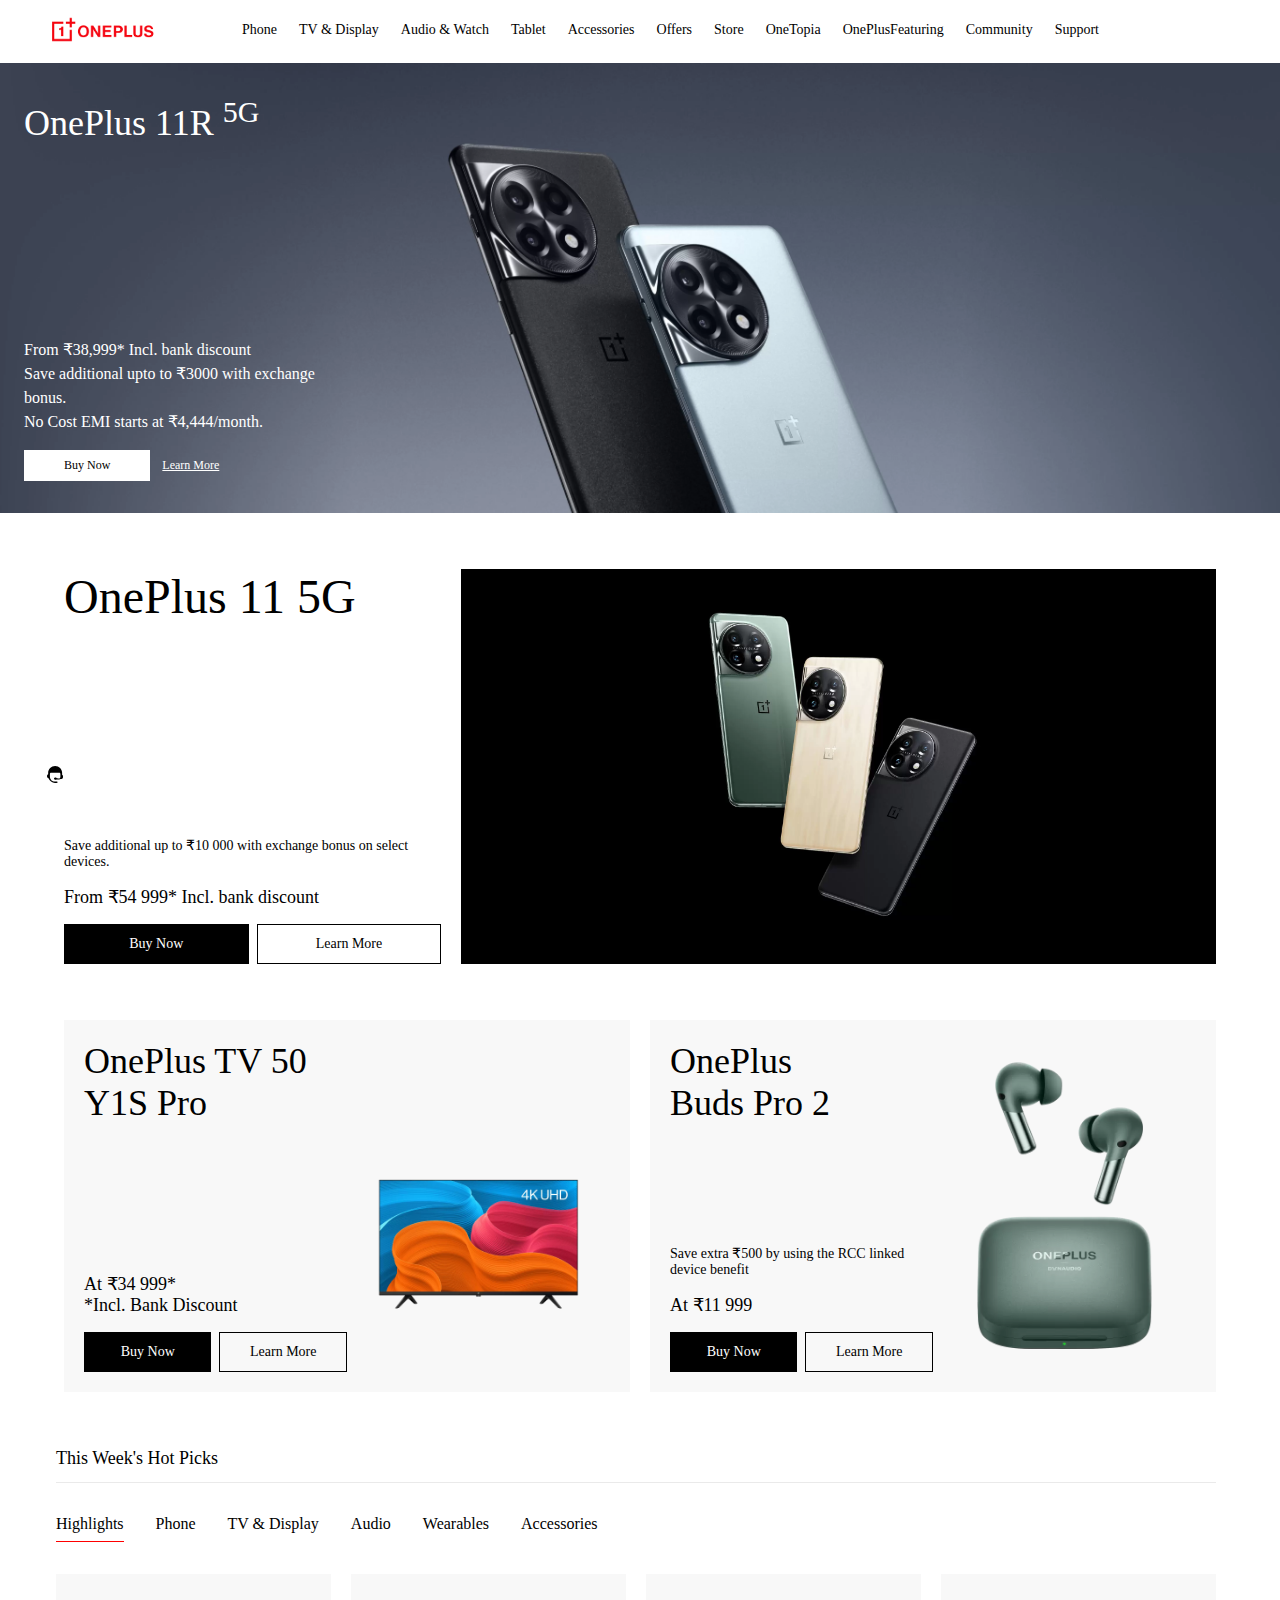
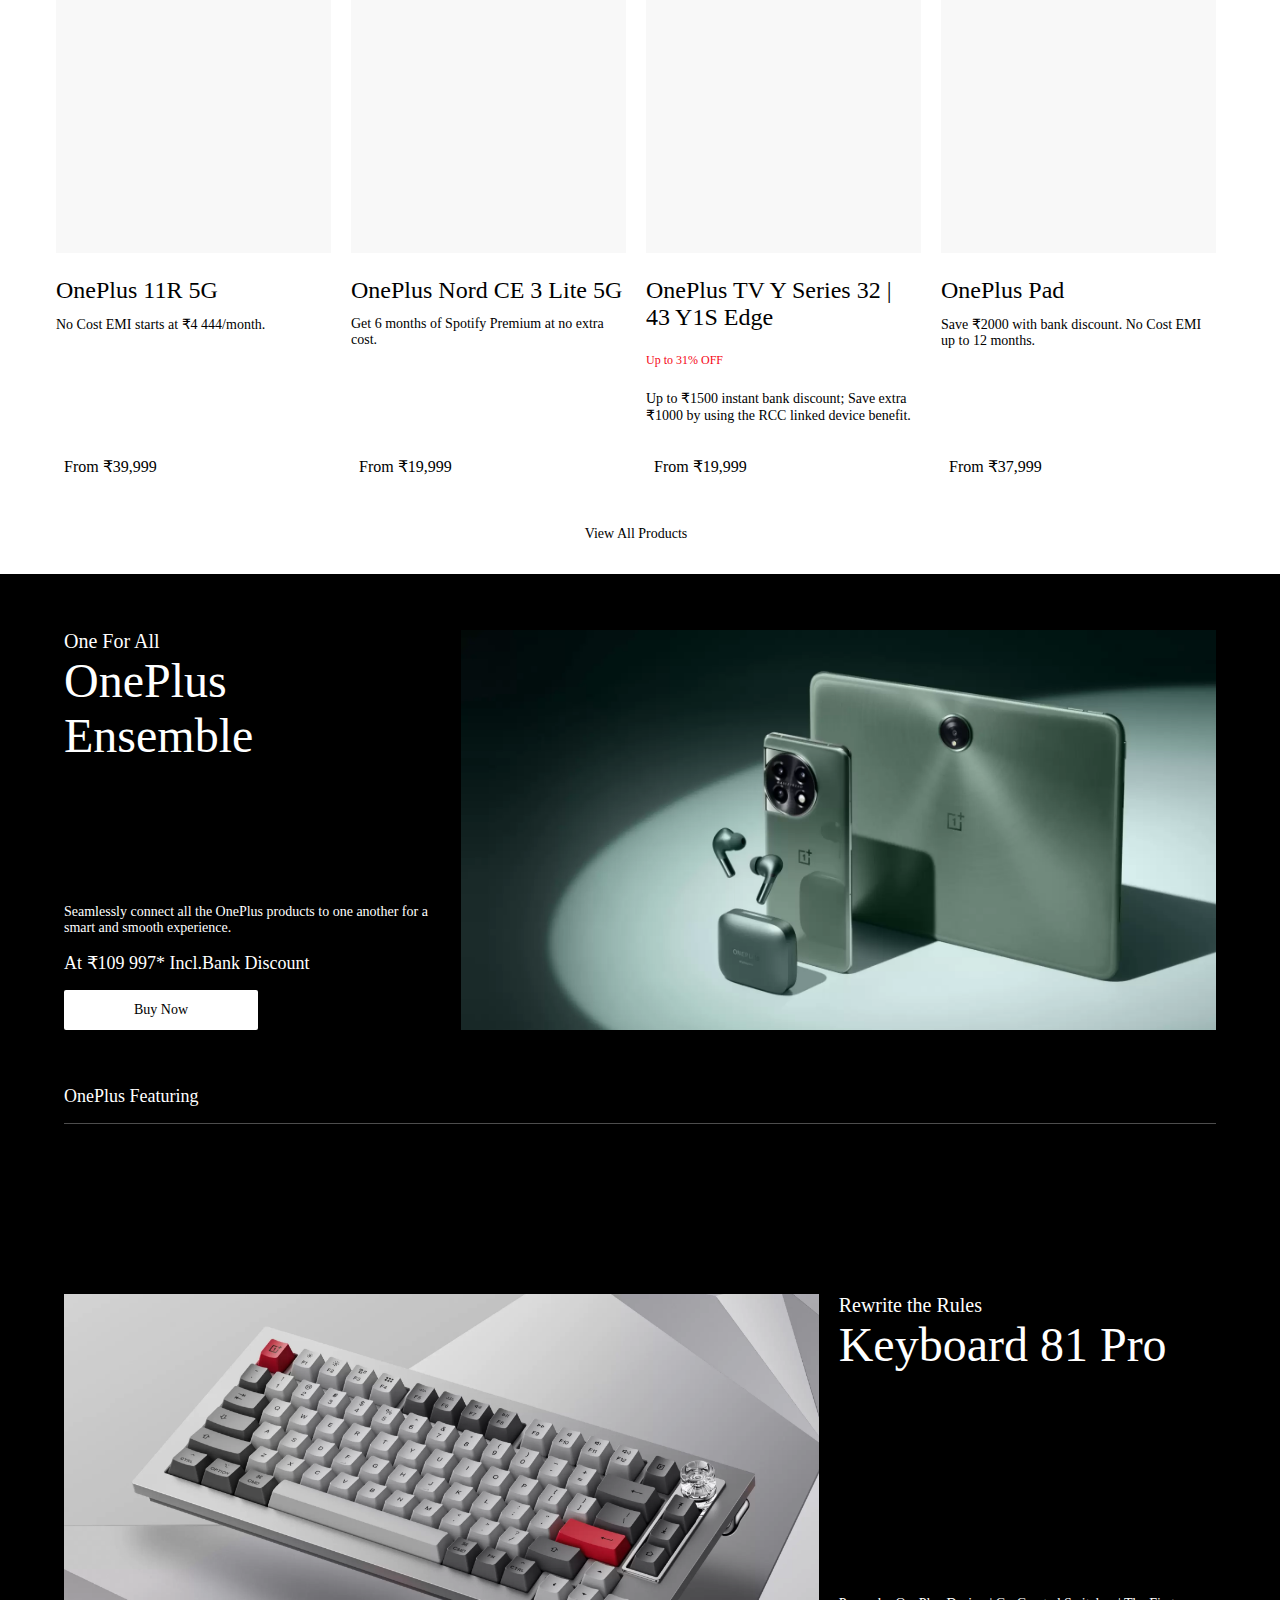
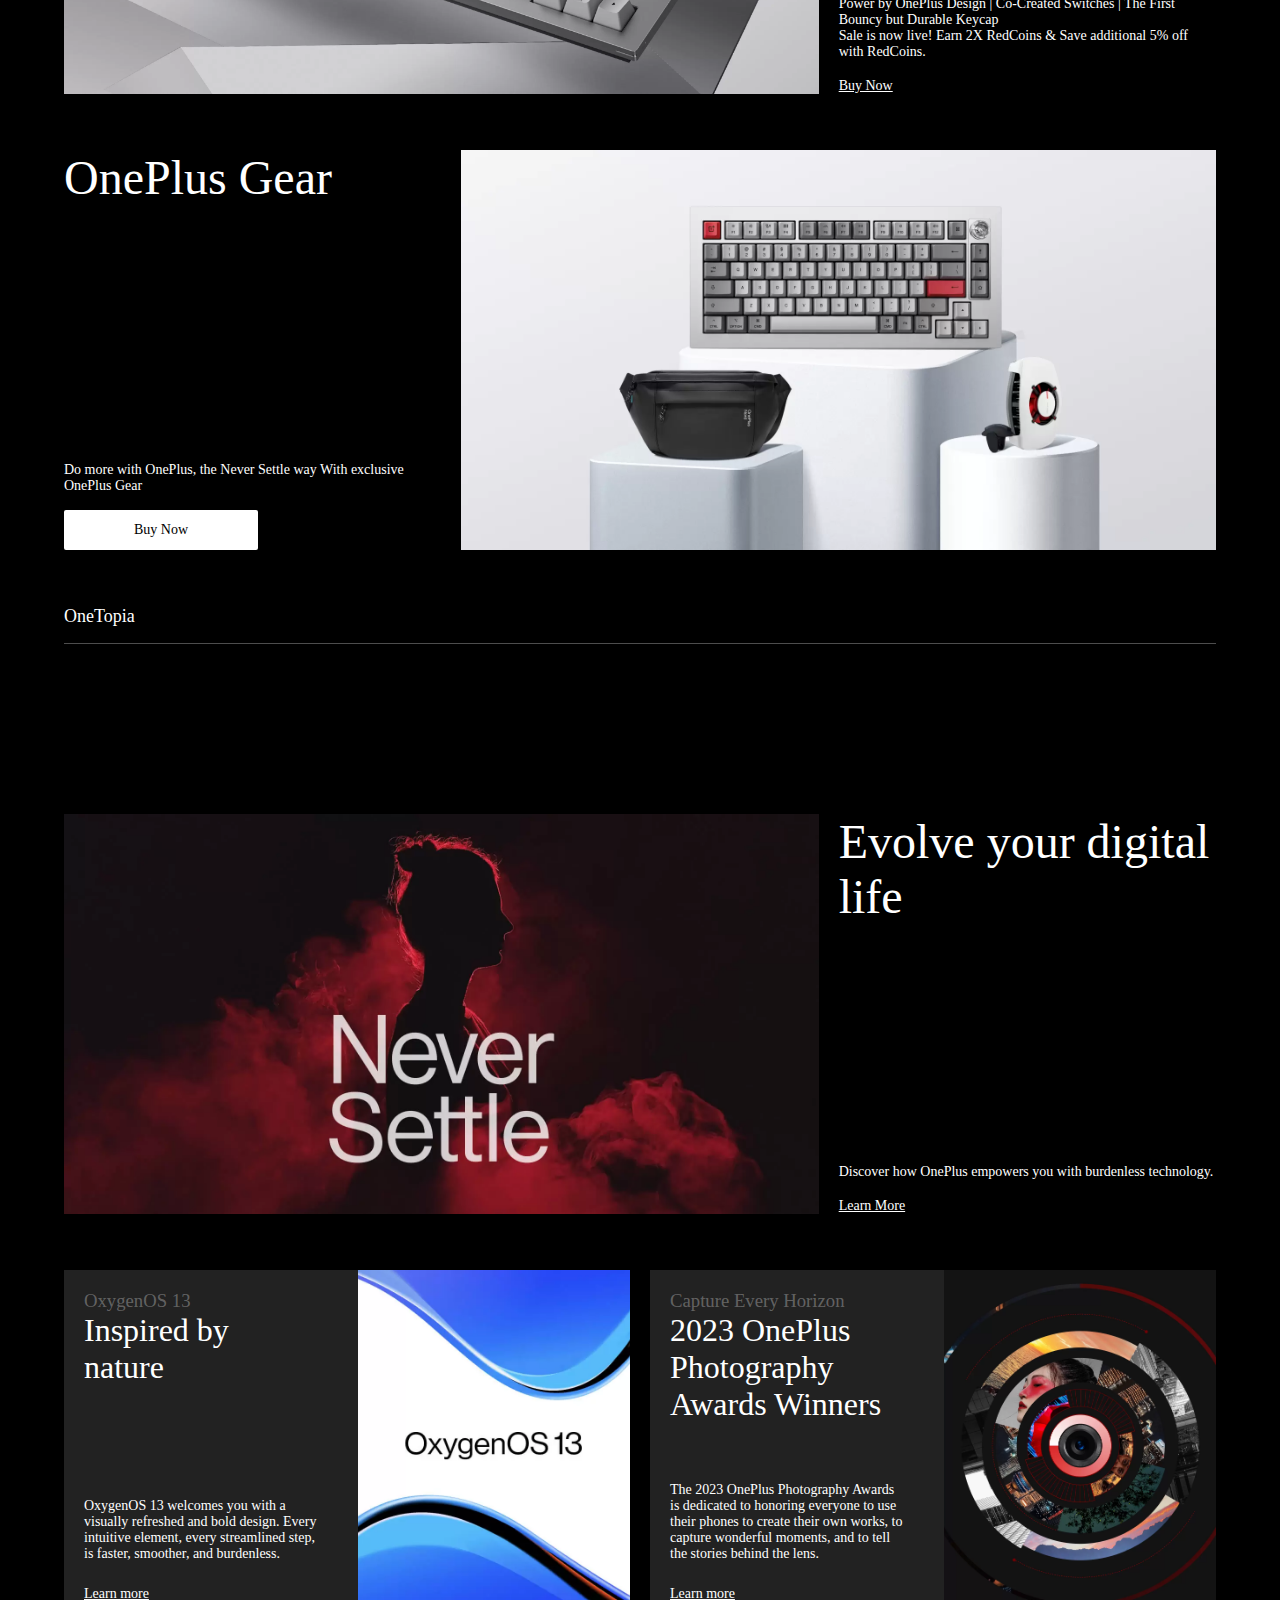
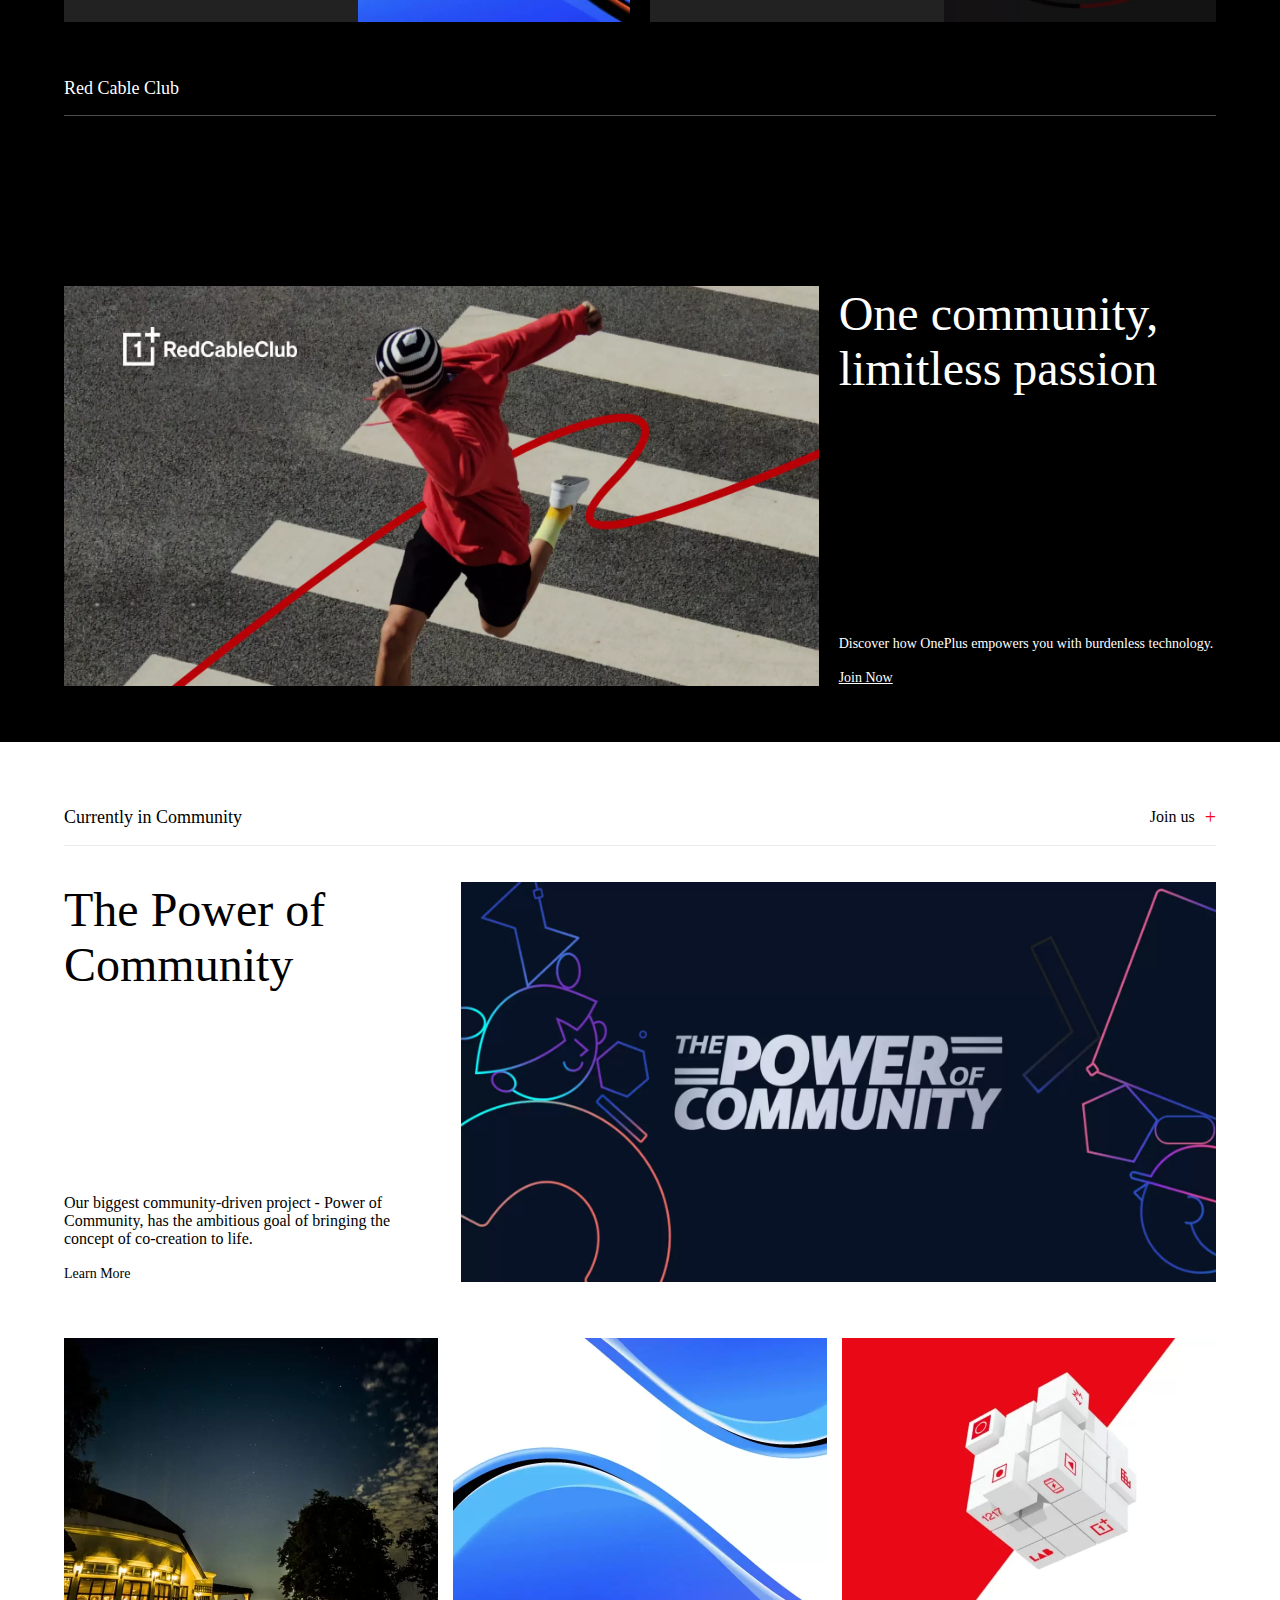
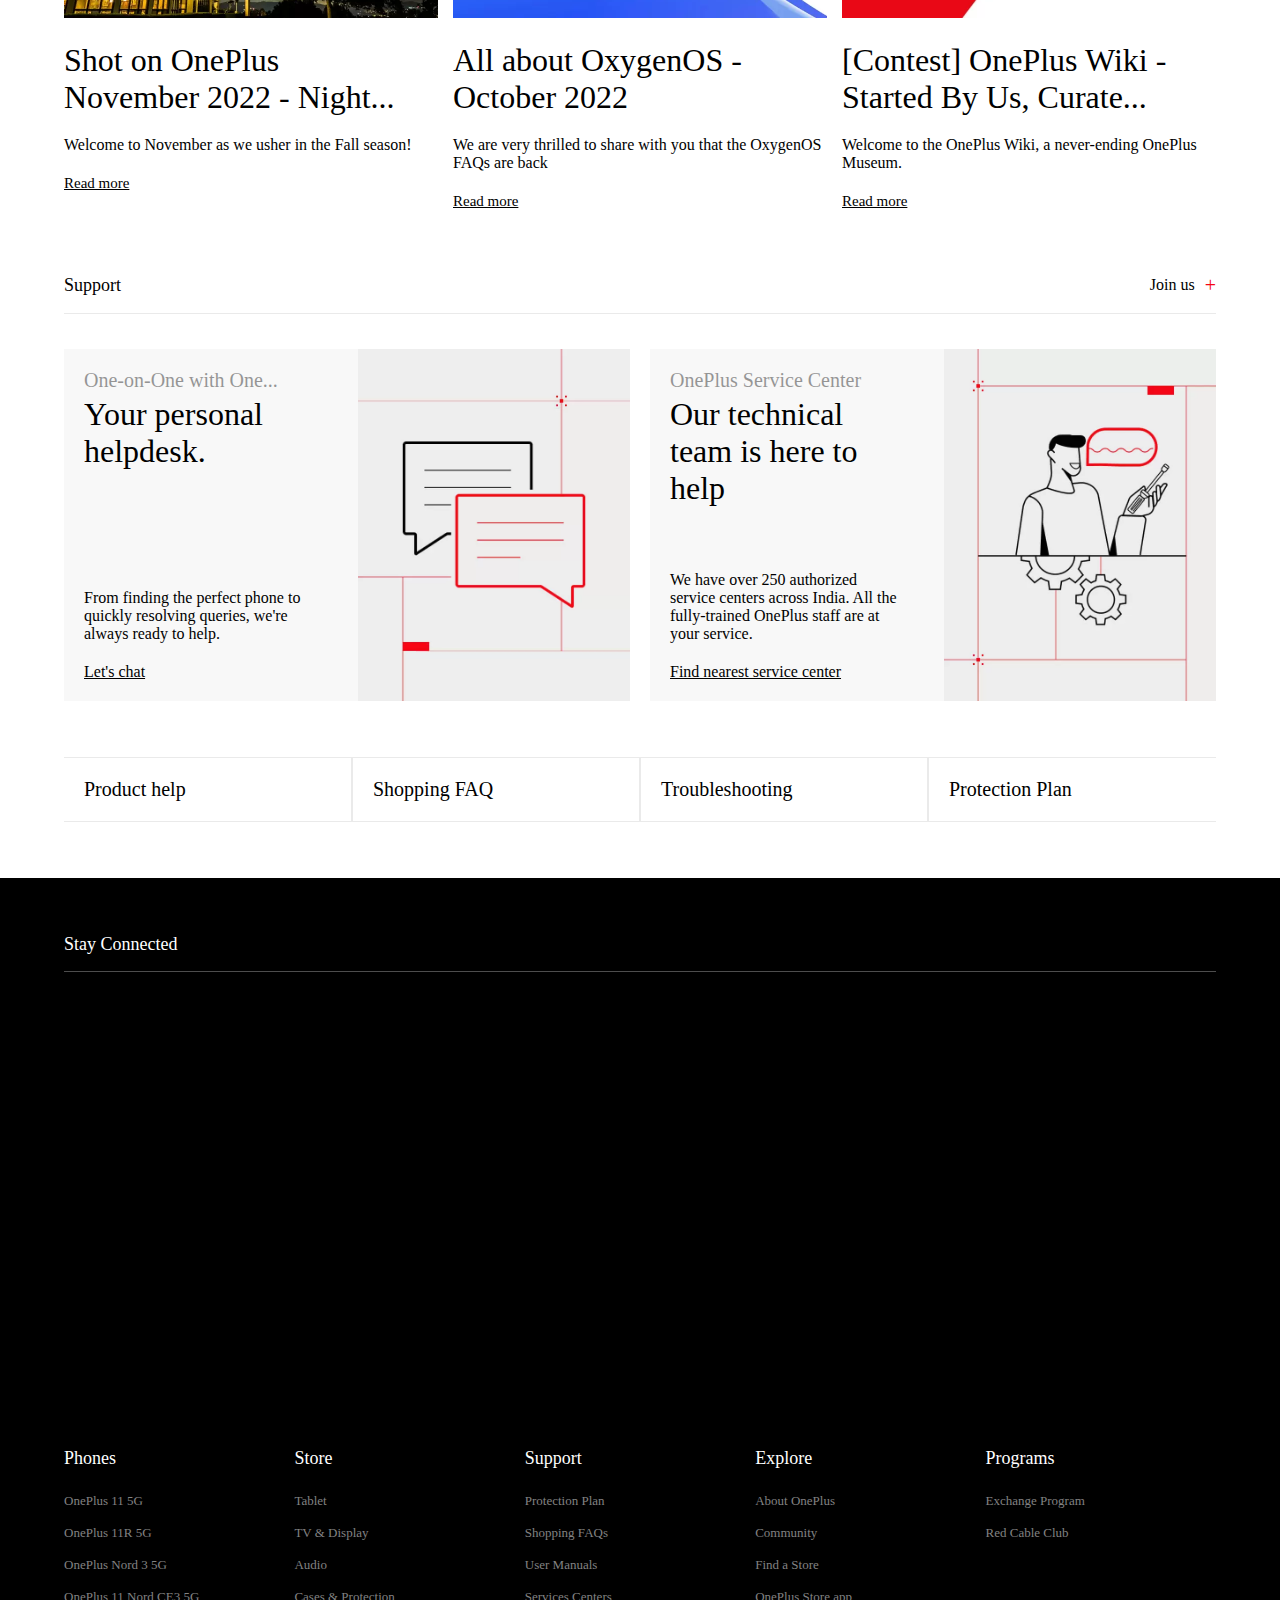
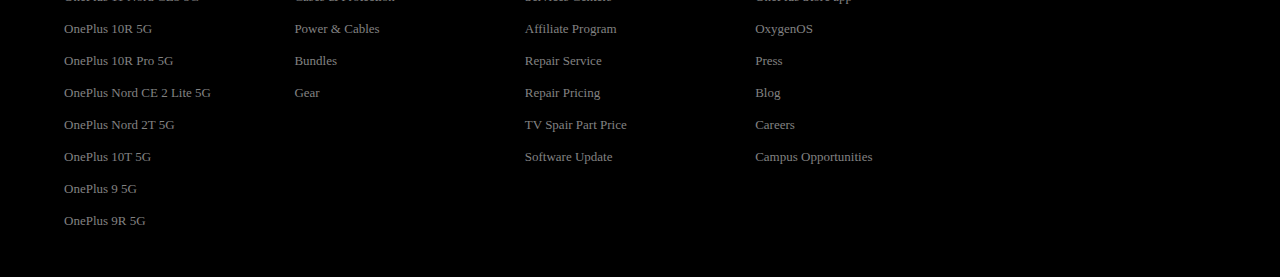
<file: index.html>
<!DOCTYPE html>
<html lang="en">

<head>
  <meta charset="UTF-8" />
  <meta name="viewport" content="width=device-width, initial-scale=1.0" />
  <title>OnePlus</title>
  <link rel="stylesheet" href="https://cdnjs.cloudflare.com/ajax/libs/font-awesome/6.4.2/css/all.min.css"
    integrity="sha512-z3gLpd7yknf1YoNbCzqRKc4qyor8gaKU1qmn+CShxbuBusANI9QpRohGBreCFkKxLhei6S9CQXFEbbKuqLg0DA=="
    crossorigin="anonymous" referrerpolicy="no-referrer" />
    <link href="https://unpkg.com/aos@2.3.1/dist/aos.css" rel="stylesheet">
  <link rel="stylesheet" href="css/style.css" />
</head>

<body>
  <div class="online-chat">
    <img src="images/online-chat.svg" alt="" />
  </div>
  <nav>
    <div class="menu">
      <i class="fa-solid fa-bars"></i>
    </div>
    <div class="logo">
      <img data-aos="fade-zoom-in-up" data-aos-duration="2000" src="images/logo.png" alt="" />
    </div>
    <ul>
      <li>Phone</li>
      <li>TV & Display</li>
      <li>Audio & Watch</li>
      <li>Tablet</li>
      <li>Accessories</li>
      <li>Offers</li>
      <li>Store</li>
      <li>OneTopia</li>
      <li>OnePlusFeaturing</li>
      <li>Community</li>
      <li>Support</li>
    </ul>
    <div class="right">
      <i class="fa-solid fa-magnifying-glass"></i>
      <i class="fa-solid fa-cart-shopping"></i>
      <i class="fa-regular fa-circle-user"></i>
    </div>
  </nav>

  <div class="hero-section">
    <div class="hero-section-content">
      <h1>OnePlus 11R <sup>5G</sup></h1>
      <div class="hero-btm">
        <p>
          From ₹38,999* Incl. bank discount <br />
          Save additional upto to ₹3000 with exchange <br />
          bonus. <br />
          No Cost EMI starts at ₹4,444/month.
        </p>
        <div class="hero-btns">
          <button>Buy Now</button>
          <a href="">Learn More</a>
        </div>
      </div>
    </div>
  </div>

  <div class="one-11">
    <div class="one-left">
      <div class="one-left-top">
        <h1>OnePlus 11 5G</h1>
      </div>
      <div class="one-left-bottom">
        <p>
          Save additional up to ₹10 000 with exchange bonus on select devices.
        </p>
        <h4>From ₹54 999* Incl. bank discount</h4>
        <div class="one-left-btns">
          <button>Buy Now</button>
          <button>Learn More</button>
        </div>
      </div>
    </div>

    <div class="one-right">
      <img src="images/Large_product_card_3model_PC.jpg.thumb.webp" alt="" />
    </div>
  </div>

  <div class="tv">
    <div class="tv-container">
      <div class="tv-left">
        <div class="tv-left-one">
          <div class="tv-left-one-head">
            <h1>
              OnePlus TV 50 <br />
              Y1S Pro
            </h1>
          </div>
          <div class="tv-left-one-bottom">
            <h4>At ₹34 999*</h4>
            <h4>*Incl. Bank Discount</h4>
            <div class="tv-btns">
              <button>Buy Now</button>
              <button>Learn More</button>
            </div>
          </div>
        </div>
        <div class="tv-img">
          <img src="images/TV-43-Y1S-pro.png.thumb.webp" alt="" />
        </div>
      </div>
      <div class="tv-right">
        <div class="tv-right-one">
          <div class="tv-right-one-head">
            <h1>
              OnePlus <br />
              Buds Pro 2
            </h1>
          </div>
          <div class="tv-right-one-bottom">
            <p>Save extra ₹500 by using the RCC linked device benefit</p>
            <h4>At ₹11 999</h4>
            <div class="tv-btns">
              <button>Buy Now</button>
              <button>Learn More</button>
            </div>
          </div>
        </div>
        <div class="tv-img">
          <img src="images/Buds-Pro-2-pc-2.7.png.thumb.webp" alt="" />
        </div>
      </div>
    </div>
  </div>

  <div class="top-p">
    <div class="top-p-container">
      <h2>This Week's Hot Picks</h2>
      <hr />
      <ul>
        <li>Highlights</li>
        <li>Phone</li>
        <li>TV & Display</li>
        <li>Audio</li>
        <li>Wearables</li>
        <li>Accessories</li>
      </ul>

      <div class="top-p-flex">
        <div class="top-p-box">
          <div class="top-p-box-img">
            <img data-aos="fade-right" data-aos-duration="2000"  src="images/flex-1.png" alt="" />
          </div>

          <div class="top-p-text">
            <div class="top-text-top">
              <h3>OnePlus 11R 5G</h3>
              <p>No Cost EMI starts at ₹4 444/month.</p>
            </div>
            <button>
              <i class="fa-solid fa-cart-shopping"></i>
              <h5>From ₹39,999</h5>
            </button>
          </div>
        </div>
        <div class="top-p-box">
          <div class="top-p-box-img">
            <img data-aos="fade-left" data-aos-duration="2000" src="images/flex2.png" alt="" />
          </div>
          <div class="top-p-text">
            <div class="top-text-top">
              <h3>OnePlus Nord CE 3 Lite 5G</h3>
              <p>Get 6 months of Spotify Premium at no extra cost.</p>
            </div>
            <button>
              <i class="fa-solid fa-cart-shopping"></i>
              <h5>From ₹19,999</h5>
            </button>
          </div>
        </div>
        <div class="top-p-box-2">
          <div class="top-p-box-img">
            <img data-aos="fade-right" data-aos-duration="2000" src="images/flex3.png" alt="" />
          </div>
          <div class="top-p-text">
            <h3>OnePlus TV Y Series 32 | 43 Y1S Edge</h3>
            <a href="">Up to 31% OFF</a>
            <p>
              Up to ₹1500 instant bank discount; Save extra ₹1000 by using the
              RCC linked device benefit.
            </p>
            <button>
              <i class="fa-solid fa-cart-shopping"></i>
              <h5>From ₹19,999</h5>
            </button>
          </div>
        </div>
        <div class="top-p-box">
          <div class="top-p-box-img">
            <img data-aos="fade-left" data-aos-duration="2000" src="images/flex4.png" alt="" />
          </div>
          <div class="top-p-text">
            <div class="top-text-top">
              <h3>OnePlus Pad</h3>
              <p>
                Save ₹2000 with bank discount. No Cost EMI up to 12 months.
              </p>
            </div>
            <button>
              <i class="fa-solid fa-cart-shopping"></i>
              <h5>From ₹37,999</h5>
            </button>
          </div>
        </div>
      </div>

      <div class="view">
        <span>view all products
          <i class="fa-solid fa-chevron-right"></i>
        </span>
      </div>
    </div>
  </div>

  <div class="black">
    <div class="black-container">
      <div class="black-one-con">
        <div class="black-one-left">
          <div class="black-one-top">
            <h2>One For All</h2>
            <h1>
              OnePlus <br />
              Ensemble
            </h1>
          </div>
          <div class="black-one-bottom">
            <p>
              Seamlessly connect all the OnePlus products to one another for a
              smart and smooth experience.
            </p>
            <h4>At ₹109 997* Incl.Bank Discount</h4>
            <button>Buy Now</button>
          </div>
        </div>

        <div class="black-one-right">
          <img src="images/largecard.jpg.thumb.webp" alt="" />
        </div>
      </div>
    </div>
    <div class="same-div">
      <h2>OnePlus Featuring</h2>
      <hr />
    </div>
    <div class="black-container black-container-two">
      <div data-aos="fade-zoom-in" data-aos-duration="2000" class="black-imp">
        A new platform that strives to 'Empower the quality of your digital
        life'.
        <span>
          Discover more
          <i class="fa-solid fa-arrow-right"></i>
        </span>
      </div>
      <div class="black-one-con">
        <div class="black-one-right">
          <img src="images/20230406-keyboard-pc.jpg.thumb.webp" alt="" />
        </div>
        <div class="black-one-left black-one-left-two">
          <div class="black-one-top">
            <h2>Rewrite the Rules</h2>
            <h1>Keyboard 81 Pro</h1>
          </div>
          <div class="black-one-bottom">
            <p>
              Power by OnePlus Design | Co-Created Switches | The First Bouncy
              but Durable Keycap
            </p>
            <p>
              Sale is now live! Earn 2X RedCoins & Save additional 5% off with
              RedCoins.
            </p>
            <a href="">Buy Now</a>
          </div>
        </div>
      </div>
    </div>
    <div class="black-container">
      <div class="black-one-con" id="b">
        <div class="black-one-left">
          <div class="black-one-top">
            <h1>OnePlus Gear</h1>
          </div>
          <div class="black-one-bottom">
            <p>
              Do more with OnePlus, the Never Settle way With exclusive
              OnePlus Gear
            </p>
            <button>Buy Now</button>
          </div>
        </div>

        <div class="black-one-right">
          <img src="images/pc.jpg.thumb.webp" alt="" />
        </div>
      </div>
    </div>
    <div class="same-div">
      <h2>OneTopia</h2>
      <hr />
    </div>
    <div class="black-container black-container-two">
      <div data-aos="fade-zoom-in" data-aos-duration="2000" class="black-imp">
        Relentless innovation defines who we are. <br />
        OnePlus inspires through innovation.
        <span>
          Never Settle
          <i class="fa-solid fa-arrow-right"></i>
        </span>
      </div>
      <div class="black-one-con">
        <div class="black-one-right">
          <img src="images/OneTopia-PC.jpg.thumb.webp" alt="" />
        </div>
        <div class="black-one-left black-one-left-two">
          <div class="black-one-top">
            <h1>Evolve your digital life</h1>
          </div>
          <div class="black-one-bottom">
            <p>
              Discover how OnePlus empowers you with burdenless technology.
            </p>
            <a href="">Learn More</a>
          </div>
        </div>
      </div>
    </div>
    <div class="black-container">
      <div class="card-sec">
        <div class="card-one">
          <div class="card-part-one">
            <div>
              <h3>OxygenOS 13</h3>
              <h2>
                Inspired by <br />
                nature
              </h2>
            </div>
            <div>
              <p>
                OxygenOS 13 welcomes you with a visually refreshed and bold
                design. Every intuitive element, every streamlined step, is
                faster, smoother, and burdenless.
              </p>
              <a href="">Learn more</a>
            </div>
          </div>
          <div class="card-part-two">
            <img src="images/oxygenos13-pc.jpg.thumb.webp" alt="" />
          </div>
        </div>
        <div class="card-one">
          <div class="card-part-one">
            <div>
              <h3>Capture Every Horizon</h3>
              <h2>2023 OnePlus Photography Awards Winners</h2>
            </div>
            <div>
              <p>
                The 2023 OnePlus Photography Awards is dedicated to honoring
                everyone to use their phones to create their own works, to
                capture wonderful moments, and to tell the stories behind the
                lens.
              </p>
              <a href="">Learn more</a>
            </div>
          </div>
          <div class="card-part-two">
            <img src="images/small-pc.jpg.thumb.webp" alt="" />
          </div>
        </div>
      </div>
    </div>
    <div class="same-div">
      <h2>Red Cable Club</h2>
      <hr />
    </div>
    <div class="black-container black-container-two">
      <div data-aos="fade-zoom-in" data-aos-duration="2000" class="black-imp">
        Unlock exclusive benefits, early access to products, and unique
        experiences.
        <span>
          Join the Club
          <i class="fa-solid fa-arrow-right"></i>
        </span>
      </div>
      <div class="black-one-con">
        <div class="black-one-right">
          <img src="images/RCC-homepage.jpg.thumb.webp" alt="" />
        </div>
        <div class="black-one-left black-one-left-two">
          <div class="black-one-top">
            <h1>One community, limitless passion</h1>
          </div>
          <div class="black-one-bottom">
            <p>
              Discover how OnePlus empowers you with burdenless technology.
            </p>
            <a href="">Join Now</a>
          </div>
        </div>
      </div>
    </div>
  </div>

  <div class="white">
    <div class="same-div">
      <h2>
        Currently in Community
        <span><a href="">Join us</a> +</span>
      </h2>
      <hr />
    </div>
    <div class="black-container">
      <div class="black-one-con">
        <div class="black-one-left">
          <div class="black-one-top">
            <h1>The Power of Community</h1>
          </div>
          <div class="black-one-bottom">
            <p>
              Our biggest community-driven project - Power of Community, has
              the ambitious goal of bringing the concept of co-creation to
              life.
            </p>
            <a href="" style="color: black; font-size: 14px">Learn More</a>
          </div>
        </div>

        <div class="black-one-right">
          <img src="images/POC-pc.jpg.thumb.webp" alt="" />
        </div>
      </div>
    </div>
    <div class="cards-container">
      <div class="c-box-1">
        <div class="c-box-img">
          <img src="images/card1pc.jpg.thumb.webp" alt="" />
        </div>
        <div class="c-box-text">
          <h1>
            Shot on OnePlus <br />
            November 2022 - Night...
          </h1>
          <p>Welcome to November as we usher in the Fall season!</p>
          <a href="">Read more</a>
        </div>
      </div>
      <div class="c-box-1">
        <div class="c-box-img">
          <img src="images/card2pc.jpg.thumb.webp" alt="" />
        </div>
        <div class="c-box-text">
          <h1>All about OxygenOS - October 2022</h1>
          <p>
            We are very thrilled to share with you that the OxygenOS FAQs are
            back
          </p>
          <a href="">Read more</a>
        </div>
      </div>
      <div class="c-box-1">
        <div class="c-box-img">
          <img src="images/card3pc.jpg.thumb.webp" alt="" />
        </div>
        <div class="c-box-text">
          <h1>[Contest] OnePlus Wiki - Started By Us, Curate...</h1>
          <p>Welcome to the OnePlus Wiki, a never-ending OnePlus Museum.</p>
          <a href="">Read more</a>
        </div>
      </div>
    </div>
    <div class="same-div">
      <h2>
        Support
        <span><a href="">Join us</a> +</span>
      </h2>
      <hr />
    </div>
    <div class="support">
      <div class="support-one">
        <div class="support-part-one">
          <div class="support-top">
            <h3>One-on-One with One...</h3>
            <h2>Your personal helpdesk.</h2>
          </div>
          <div class="support-bottom">
            <p>
              From finding the perfect phone to quickly resolving queries,
              we're always ready to help.
            </p>
            <a href="">Let's chat</a>
          </div>
        </div>
        <div class="support-part-two">
          <img src="images/Helpdesk-PC.jpg.thumb.webp" alt="" />
        </div>
      </div>
      <div class="support-one">
        <div class="support-part-one">
          <div class="support-top">
            <h3>OnePlus Service Center</h3>
            <h2>Our technical team is here to help</h2>
          </div>
          <div class="support-bottom">
            <p>
              We have over 250 authorized service centers across India. All
              the fully-trained OnePlus staff are at your service.
            </p>
            <a href="">Find nearest service center</a>
          </div>
        </div>
        <div class="support-part-two">
          <img src="images/Service-Center-desktop.jpg.thumb.webp" alt="" />
        </div>
      </div>
    </div>
    <div class="border">
      <div class="border-box">
        <h2>Product help</h2>
        <i class="fa-solid fa-arrow-right"></i>
      </div>
      <div class="border-box">
        <h2>Shopping FAQ</h2>
        <i class="fa-solid fa-arrow-right"></i>
      </div>
      <div class="border-box">
        <h2>Troubleshooting</h2>
        <i class="fa-solid fa-arrow-right"></i>
      </div>
      <div class="border-box">
        <h2>Protection Plan</h2>
        <i class="fa-solid fa-arrow-right"></i>
      </div>
    </div>
  </div>

  <footer>
    <div class="same-div">
      <h2>
        Stay Connected
      </h2>
      <hr />
    </div>

    <div class="same-div-flex">
      <div data-aos="fade-right" data-aos-duration="2000" class="same-div-left">
        <div class="same-div-text">
          <div>
            <h1>Shop With <br> Exclusive Benefits</h1>
            <p>Downlaod OnePlus store app on Google Play</p>
          </div>
          <div>
            <img src="images/btn-PC.png" alt="">
          </div>
        </div>
      </div>
      <div data-aos="fade-left" data-aos-duration="2000" class="same-div-left-2">
        <div class="same-div-text">
          <div>
            <h1>Always be the first <br> to know.</h1>
            <p>Sign up for our newsletter!</p>
          </div>
          <div>
            <p class="para">Subscribe to receive news, promotions and recommendations about OnePlus products and
              services from OnePlus, its agencies and partners.</p>
              <button class="sub">Subscribe Now</button>
          </div>
        </div>
      </div>
    </div>

    <div class="footer-list">
      <ul>
        <h2>Phones</h2>
        <li>OnePlus 11 5G</li>
        <li>OnePlus 11R 5G</li>
        <li>OnePlus Nord 3 5G</li>
        <li>OnePlus 11 Nord CE3 5G</li>
        <li>OnePlus 10R 5G</li>
        <li>OnePlus 10R Pro 5G</li>
        <li>OnePlus Nord CE 2 Lite 5G</li>
        <li>OnePlus Nord 2T 5G</li>
        <li>OnePlus 10T 5G</li>
        <li>OnePlus 9 5G</li>
        <li>OnePlus 9R 5G</li>
      </ul>
      <ul>
        <h2>Store</h2>
        <li>Tablet</li>
        <li>TV & Display</li>
        <li>Audio</li>
        <li>Cases & Protection</li>
        <li>Power & Cables</li>
        <li>Bundles</li>
        <li>Gear</li>
      </ul>
      <ul>
        <h2>Support</h2>
        <li>Protection Plan</li>
        <li>Shopping FAQs</li>
        <li>User Manuals</li>
        <li>Services Centers</li>
        <li>Affiliate Program</li>
        <li>Repair Service</li>
        <li>Repair Pricing</li>
        <li>TV Spair Part Price</li>
        <li>Software Update</li>
      </ul>
      <ul>
        <h2>Explore</h2>
        <li>About OnePlus</li>
        <li>Community</li>
        <li>Find a Store</li>
        <li>OnePlus Store app</li>
        <li>OxygenOS</li>
        <li>Press</li>
        <li>Blog</li>
        <li>Careers</li>
        <li>Campus Opportunities</li>
      </ul>
      <ul>
        <h2>Programs</h2>
        <li>Exchange Program</li>
        <li>Red Cable Club</li>
      </ul>
    </div>
  </footer>


  <script src="https://unpkg.com/aos@2.3.1/dist/aos.js"></script>
  <script>
    AOS.init();
  </script>
</body>

</html>
</file>
<file: css/style.css>
* {
  margin: 0;
  padding: 0;
  box-sizing: border-box;
  font-family: "OPPO Sans EN VF";
}

html,
body {
  height: 100%;
  width: 100%;
}

.online-chat {
  width: 50px;
  height: 50px;
  background-color: white;
  border-radius: 50%;
  display: flex;
  justify-content: center;
  align-items: center;
  cursor: pointer;
  position: fixed;
  left: 30px;
  bottom: 100px;
  z-index: 99;
}

nav {
  width: 100%;
  display: flex;
  align-items: center;
  padding: 0 50px;
  justify-content: space-between;
}

nav .menu{
  display: none;
}

nav .logo img {
  width: 105px;
}

nav ul {
  display: flex;
  list-style: none;
  gap: 22px;
  margin-top: -2px;
  /* margin-inline: 30px; */
}

nav ul li {
  font-size: 14px;
}

nav .right {
  gap: 22px;
  display: flex;
}

.hero-section {
  width: 100%;
  background-image: url(../images/1_OP11R-desktop.jpg.thumb.webp);
  background-size: cover;
  padding: 32px 24px;
  height: 450px;
  background-position: bottom;
}

.hero-section .hero-section-content {
  color: white;
  display: flex;
  justify-content: space-between;
  flex-direction: column;
  height: 100%;
}

.hero-section-content h1 {
  font-size: 36px;
  font-weight: 500;
  /* padding-bottom: 200px; */
}

.hero-section-content p {
  line-height: 24px;
  font-weight: 500;
}

.hero-btm .hero-btns {
  display: flex;
  align-items: center;
  /* flex-direction: column; */
  margin-top: 16px;
  gap: 12px;
}

.hero-btns button {
  padding: 8px 40px;
  font-size: 12px;
  background-color: white;
  border: none;
}

.hero-btns a {
  color: white;
  font-size: 12px;
  font-weight: 500;
}

.one-11 {
  padding: 56px 64px;
  /* height: 450px; */
  display: flex;
  justify-content: space-between;
}

.one-11 .one-left {
  width: 33%;
  display: flex;
  justify-content: space-between;
  /* align-items: center; */
  flex-direction: column;
  margin-right: 20px;
}

.one-left h1 {
  font-size: 48px;
  font-weight: 500;
}

.one-left .one-left-bottom p {
  font-size: 14px;
  margin-bottom: 16px;
}

.one-left .one-left-bottom h4 {
  font-size: 18px;
  font-weight: 500;
  margin-bottom: 16px;
}

.one-left .one-left-bottom .one-left-btns {
  display: flex;
  align-items: center;
  justify-content: space-between;
}

.one-left-btns {
  display: flex;
  align-items: center;
  gap: 8px;
}

.one-left-btns button {
  width: 50%;
  height: 40px;
  font-size: 14px;
}

.one-left-btns button:first-child {
  background-color: black;
  color: white;
  border: none;
}

.one-left-btns button:last-child {
  background-color: transparent;
  border: 1px solid black;
}

.one-11 .one-right {
  width: 66%;
  overflow: hidden;
}

.one-11 .one-right img {
  width: 100%;
  height: 100%;
  transition: 0.4s;
}

.one-11 .one-right:hover img {
  transform: scale(1.1);
}

.tv {
  width: 100%;
}

.tv .tv-container {
  padding: 0 64px;
  display: flex;
  gap: 20px;
  height: 372px;
}

.tv-container .tv-left {
  width: 50%;
  background-color: #f8f8f8;
  padding: 20px;
  display: flex;
}

.tv-left .tv-left-one {
  width: 50%;
  display: flex;
  flex-direction: column;
  justify-content: space-between;
}

.tv-left .tv-img {
  width: 50%;
  display: flex;
  align-items: end;
  justify-content: center;
}

.tv-left .tv-img img {
  width: 100%;
  transition: 0.4s;
}

.tv-left .tv-img img:hover {
  transform: scale(1.1);
}

.tv-left h1 {
  font-size: 36px;
  font-weight: 500;
}

.tv-left h4 {
  font-size: 18px;
  font-weight: 500;
}

.tv-left .tv-btns {
  display: flex;
  margin-top: 16px;
  gap: 8px;
}

.tv-left .tv-btns button {
  font-size: 14px;
  width: 131px;
  height: 40px;
}

.tv-left .tv-btns button:first-child {
  background-color: black;
  border: none;
  color: white;
}

.tv-left .tv-btns button:last-child {
  background-color: transparent;
  border: 1px solid black;
}

.tv-container .tv-right {
  width: 50%;
  background-color: #f8f8f8;
  padding: 20px;
  display: flex;
  justify-content: space-between;
}

.tv-container .tv-right .tv-right-one {
  width: 50%;
  display: flex;
  justify-content: space-between;
  flex-direction: column;
}

.tv-right h1 {
  font-size: 36px;
  font-weight: 500;
}

.tv-right p {
  font-size: 14px;
}

.tv-right h4 {
  font-size: 18px;
  font-weight: 500;
  margin-block: 16px;
}

.tv-right .tv-btns {
  display: flex;
  gap: 8px;
}

.tv-right .tv-btns button {
  font-size: 14px;
  width: 131px;
  height: 40px;
}

.tv-right .tv-btns button:first-child {
  background-color: black;
  border: none;
  color: white;
}

.tv-right .tv-btns button:last-child {
  background-color: transparent;
  border: 1px solid black;
}

.tv-right .tv-img {
  width: 50%;
  display: flex;
  /* align-items: end; */
  justify-content: center;
}

.tv-right .tv-img img {
  width: 100%;
  transition: 0.4s;
}

.tv-right .tv-img img:hover {
  transform: scale(1.1);
}

.top-p {
  width: 100%;
}

.top-p-container {
  padding: 56px 64px 32px 56px;
}

.top-p-container h2 {
  font-size: 18px;
  font-weight: 400;
  margin-bottom: 13px;
}

hr {
  background-color: #eaeaea;
  border: none;
  height: 1px;
}

.top-p-container ul {
  list-style: none;
  display: flex;
  margin: 32px 0;
  gap: 32px;
}


.top-p-container ul li:first-child {
  border-bottom: 1px solid red;
  padding-bottom: 8px;
}

.top-p-flex {
  display: flex;
  gap: 20px;
}

.top-p-flex .top-p-box {
  width: 25%;
}

.top-p-box .top-p-box-img {
  width: 100%;
  background-color: #f8f8f8;
  overflow: hidden;
}

.top-p-box-img img {
  width: 100%;
  transition: 0.4s;
}

.top-p-box-img img:hover {
  transform: scale(1.1);
}

.top-p-box-2 {
  width: 25%;
}

.top-p-box-2 .top-p-box-img {
  width: 100%;
  background-color: #f8f8f8;
}

.top-p-box-2 .top-p-box-img img {
  width: 100%;
}

.top-p-box-2 .top-p-text h3 {
  margin-bottom: 0;
}

.top-p-box-2 .top-p-text a {
  font-size: 12px;
  color: #f50514;
  text-decoration: none;
}

.top-p-text h3 {
  margin-top: 24px;
  font-size: 24px;
  font-weight: 500;
  margin-bottom: 12px;
}

.top-p-text p {
  font-size: 14px;
}

.top-p-text {
  display: flex;
  height: 233px;
  flex-direction: column;
  justify-content: space-between;
}

.top-p-text button {
  display: flex;
  width: 100%;
  height: 40px;
  display: flex;
  align-items: center;
  background: transparent;
  border: none;
  transition: 0.4s;
}

.top-p-text button:hover {
  background-color: black;
  color: white;
  display: flex;
  justify-content: center;
  align-items: center;
}

.top-p-text button h5 {
  font-size: 16px;
  font-weight: 500;
  margin-left: 8px;
}

.view {
  display: flex;
  justify-content: center;
  align-items: center;
  font-size: 14px;
  text-transform: capitalize;
  margin-top: 40px;
}

.view i {
  font-size: 12px;
}

.black {
  width: 100%;
  background-color: black;
  color: white;
  padding-bottom: 56px;
}

.black-container {
  padding: 56px 64px;
}

.black-one-con {
  display: flex;
  justify-content: space-between;
  height: 400px;
  gap: 20px;
}

.black-one-left {
  width: 33%;
  display: flex;
  flex-direction: column;
  justify-content: space-between;
}

.black-one-left h2 {
  font-size: 20px;
  font-weight: 500;
}

.black-one-left h1 {
  font-size: 48px;
  font-weight: 500;
}

.black-one-left p {
  font-size: 14px;
  font-weight: 500;
  margin-bottom: 16px;
}

.black-one-left h4 {
  font-size: 18px;
  font-weight: 500;
  margin-bottom: 16px;
}

.black-one-left button {
  width: 194px;
  height: 40px;
  color: black;
  background-color: white;
  border-radius: 2px;
  font-size: 14px;
  border: none;
}

.black-one-right {
  width: 66%;
  overflow: hidden;
}

.black-one-right img {
  width: 100%;
  height: 100%;
  transition: 0.4s;
}

.black-one-right:hover img {
  transform: scale(1.1);
}

.same-div {
  padding: 0 64px;
}

.same-div h2 {
  font-size: 18px;
  font-weight: 500;
  margin-bottom: 16px;
}

.same-div hr {
  height: 1px;
  border: none;
  background-color: #4d4d4d;
}

.black .black-container-two {
  padding-block: 0;
}

.black-imp {
  font-size: 48px;
  font-weight: 500;
  padding-block: 30px;
}

.black-imp span {
  color: #f50514;
}

.black-one-left-two p {
  margin-bottom: 0;
}

.black-one-left-two a {
  color: white;
  font-size: 14px;
  margin-top: 18px;
  display: block;
}

.card-sec {
  display: flex;
  gap: 20px;
}

.card-sec .card-one {
  width: 50%;
  display: flex;
  background-color: #222222;
  gap: 20px;
}

.card-part-one {
  width: 50%;
  padding: 20px;
  display: flex;
  justify-content: space-between;
  flex-direction: column;
}

.card-part-one h3 {
  color: hsla(0, 0%, 100%, 0.3);
  font-weight: 500;
}

.card-part-one h2 {
  font-size: 32px;
  font-weight: 500;
}

.card-part-one p {
  font-size: 14px;
  margin-bottom: 22px;
}

.card-part-two p {
  margin-top: 22px;
}

.card-part-one a {
  color: white;
  font-size: 14px;
  font-weight: 500;
}

.card-part-two {
  width: 50%;
  overflow: hidden;
}

.card-part-two img {
  width: 100%;
  object-fit: cover;
  object-position: center;
  height: 100%;
  transition: 0.4s;
}

.card-part-two img:hover {
  transform: scale(1.1);
}

.white {
  width: 100%;
}

.white .same-div {
  padding-top: 64px;
}

.white .same-div h2 {
  display: flex;
  align-items: center;
  justify-content: space-between;
}

.white .same-div h2 span a {
  font-size: 16px;
}

.white .same-div h2 span {
  display: flex;
  align-items: center;
  font-size: 20px;
  color: #f50514;
  gap: 10px;
  /* opacity: 0.4; */
}

.white .same-div hr {
  background-color: #eaeaea;
}

.white .black-container {
  padding: 36px 64px 0 64px;
}

.white p {
  font-size: 16px;
}

.white a {
  font-size: 14px;
  color: black;
  text-decoration: none;
}

.cards-container {
  padding: 56px 64px 0 64px;
  display: flex;
  gap: 15px;
}

.cards-container .c-box-1 {
  width: 33%;
}

.c-box-img {
  width: 100%;
  height: 280px;
  overflow: hidden;
}

.c-box-img img {
  width: 100%;
  height: 100%;
  object-fit: cover;
  object-position: center;
  transition: 0.4s;
}

.c-box-img:hover img {
  transform: scale(1.1);
}

.c-box-1 h1 {
  font-size: 32px;
  font-weight: 500;
  margin-top: 24px;
}

.c-box-1 p {
  font-size: 16px;
  margin: 20px 0;
}

.c-box-1 a {
  font-size: 15px;
  text-decoration: underline;
}

.support {
  padding: 35px 64px 0 64px;
  display: flex;
  gap: 20px;
}

.support .support-one {
  width: 50%;
  display: flex;
  background-color: #f8f8f8;
  gap: 20px;
}

.support-part-one {
  width: 50%;
  display: flex;
  justify-content: space-between;
  flex-direction: column;
  padding: 20px;
}

.support-part-one h3 {
  font-size: 20px;
  font-weight: 500;
  color: #000000;
  opacity: 40%;
}

.support-part-one h2 {
  font-size: 32px;
  margin-top: 4px;
  font-weight: 500;
}

.support-part-one p {
  margin: 20px 0;
  font-size: 16px;
  font-weight: 400;
}

.support-part-one a {
  font-size: 16px;
  text-decoration: underline;
}

.support-part-two {
  width: 50%;
  overflow: hidden;
}

.support-part-two img {
  width: 100%;
  height: 100%;
  object-fit: cover;
  transition: 0.4s;
}

.support-part-two:hover img {
  transform: scale(1.1);
}

.border {
  padding: 56px 64px;
  display: flex;
}

.border .border-box {
  width: 25%;
  display: flex;
  align-items: center;
  gap: 24px;
  border: 1px solid #eaeaea;
  padding: 20px;
}

.border .border-box:first-child {
  border-left: none;
}

.border .border-box:last-child {
  border-right: none;
}

.border-box h2 {
  font-size: 20px;
  font-weight: 500;
}

footer {
  width: 100%;
  background-color: black;
  color: white;
  padding: 56px 0 32px 0;
}

.same-div-flex{
  display: flex;
  gap: 20px;
  height: 420px;
  padding: 32px 64px;
}

.same-div-left{
  width: 50%;
  padding: 20px;
  background-image: url(../images/APPdownload_PC_Red_New.png.thumb.webp);
  background-size: cover;
  background-position: 100% 0;
  /* height: 100%; */
  background-repeat: no-repeat;
}

.same-div-left-2{
  width: 50%;
  padding: 20px;
  /* height: 100%; */
  background-image: url(../images/Subscribe-PC-2card.jpg);
  background-size: cover;
  background-repeat: no-repeat;
  background-position: 100% 0;
}

.same-div-text{
  display: flex;
  height: 100%;
  justify-content: space-between;
  flex-direction: column;
  width: 50%;
}

.same-div-text h1{
  font-size: 32px;
  font-weight: 500;
  margin-bottom: 12px;
}

.same-div-text p{
  font-size: 16px;
  opacity: 75.0%;
  font-weight: 500;
}

.same-div-text img{
  width: 280px;
  height: 48px;
}

.same-div-text .para{
  font-size: 14px;
  opacity: 55.0%;
  margin-bottom: 12px;
  font-weight: 500;
}

.sub{
  width: 280px;
  height: 48px;
  font-size: 14px;
  color: white;
  border: 1px solid #eaeaea;
  background: transparent;
}

.footer-list{
  display: flex;
  padding: 56px 64px 0 64px;
}

.footer-list ul{
  list-style: none;
  width: 20%;
}

.footer-list ul h2{
  font-weight: 500;
  font-size: 18px;
  margin-bottom: 24px;
}

.footer-list ul li{
  color: #828282;
  font-size: 13px;
  font-weight: 400;
  margin-bottom: 16px;
}


@media (max-width:768px){
  nav ul{
    display: none;
  }

  nav .menu{
    display: block;
  }

  .hero-section{
    padding: 10px;
  }

  .one-11{
    padding: 20px 10px;
    flex-direction: column-reverse;
  }

  .one-11 .one-left{
    width: 100%;
  }

  .one-11 .one-right{
    width: 100%;
  }

  .tv .tv-container{
    flex-direction: column;
    padding-inline: 10px;
    height: auto;
  }

  .tv-container .tv-left{
    width: 100%;
    flex-direction: column;
  }

  .tv-left .tv-left-one{
    width: 100%;
  }

  .tv-left .tv-img{
    width: 100%;
  }

  .tv-left .tv-img img{
    width: 60%;
  }

  .tv-container .tv-right{
    width: 100%;
    flex-direction: column;
  }

  .tv-container .tv-right .tv-right-one{
    width: 100%;
  }

  .tv-right .tv-img{
    width: 100%;
  }

  .tv-right .tv-img img{
    width: 60%;
  }

  .top-p-container{
    padding: 40px 10px 32px 10px;
  }

  .top-p-container ul{
    overflow: hidden;
  }

  .top-p-flex{
    flex-wrap: wrap;
    justify-content: center;
  }

  .top-p-flex .top-p-box{
    width: 47%;
  }

  .top-p-box-2{
    width: 47%;
  }

  .black-container{
    padding: 30px 10px;
  }

  .black-one-con{
    flex-direction: column;
    height: auto;
  }

  .black-one-top h1 br{
    display: none;
  }

  .black-one-left{
    width: 100%;
  }

  .black-one-right{
    width: 100%;
  }

  .same-div{
    padding-inline: 10px;
  }

  .black-imp{
    font-size: 30px;
  }

  #b{
    flex-direction: column-reverse;
  }

  .black-one-left h1{
    font-size: 30px;
    margin-bottom: 10px;
  }

  .card-sec{
    flex-wrap: wrap;
  }

  .card-sec .card-one{
    width: 100%;
  }

.white .black-container{
  padding: 30px 10px 0 10px;
} 

.cards-container{
  padding: 30px 10px 0 10px;
  flex-wrap: wrap;
}

.card-part-one h2 br{
  display: none;
}

.c-box-img{
  height: auto;
}

.white .same-div{
  padding-top: 30px;
}

.support{
  padding: 35px 10px 0 10px;
  flex-wrap: 
  wrap;
}

.border{
  padding: 30px 10px;
  flex-wrap: wrap;
}

.border .border-box{
  gap: 10px;
  width: 50%;
}

.border-box h2{
  font-size: 16px;
}

.same-div-flex{
  padding-inline: 10px;
  flex-wrap: wrap;
  height: auto;
}

.same-div-left{
  width: 100%;
}

.same-div-left-2{
  width: 100%;
}

.same-div-text{
  width: 100%;
}

.same-div-text img{
  margin-top: 20px;
}

.support .support-one{
  width: 100%;
}

.cards-container .c-box-1{
  width: 100%;
}

.footer-list{
  padding: 0 10px;
  flex-wrap: wrap;
  gap: 20px;
}

.footer-list ul{
  width: 47%;
}

}

@media (max-width:500px){

  nav{
    padding-inline: 30px;
  }

  nav .right i:last-child{
    display: none;
  }

  .one-left h1{
    font-size: 30px;
  }

  .tv-left h1{
    font-size: 30px;
    margin-bottom: 20px;
  }

  .tv-left h1 br{
    display: none;
  }

  .tv-right h1{
    font-size: 30px;
    margin-bottom: 20px;
  }

  .tv-right h1 br{
    display: none;
  }

  .hero-section-content h1{
    font-size: 25px;
  }

  .hero-section-content p br{
    display: none;
  }

  .hero-section-content p{
    font-size: 14px;
  }
  .top-p-box-2{
    width: 100%;
  }

  .top-p-flex .top-p-box{
    width: 100%;
  }

  .support .support-one{
    flex-direction: column;
  }

  .support-part-one{
    width: 100%;
    padding: 10px;
  }

  .support-part-two{
    width: 100%;
    height: 350px;
  }

  .black-imp{
    font-size: 20px;
  }

  .card-sec .card-one{
    flex-direction: column;
  }

  .card-part-one{
    width: 100%;
  }

  .card-part-one h2{
    margin-bottom: 20px;
  }

  .card-part-one h2 br{
    display: none;
  }
  
  .card-part-two{
    width: 100%;
    height: 300px;
  }
}
</file>
